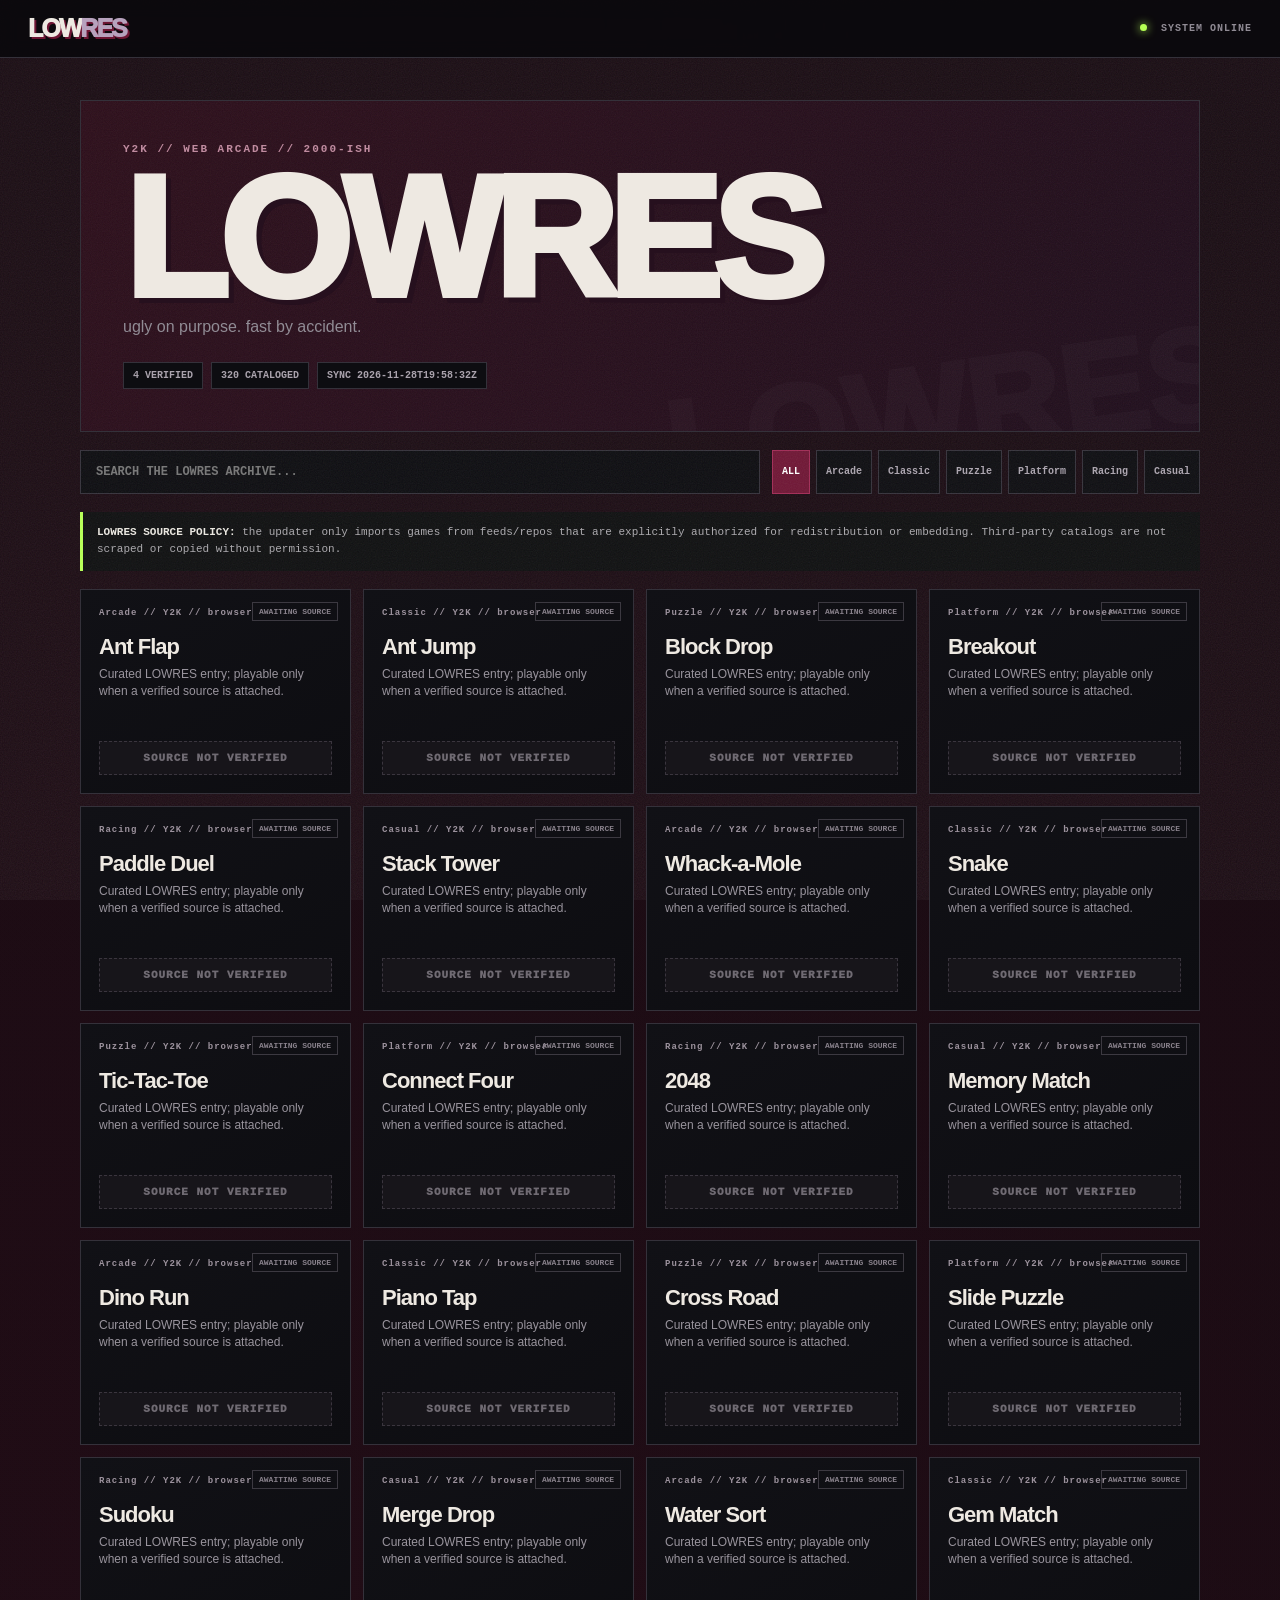
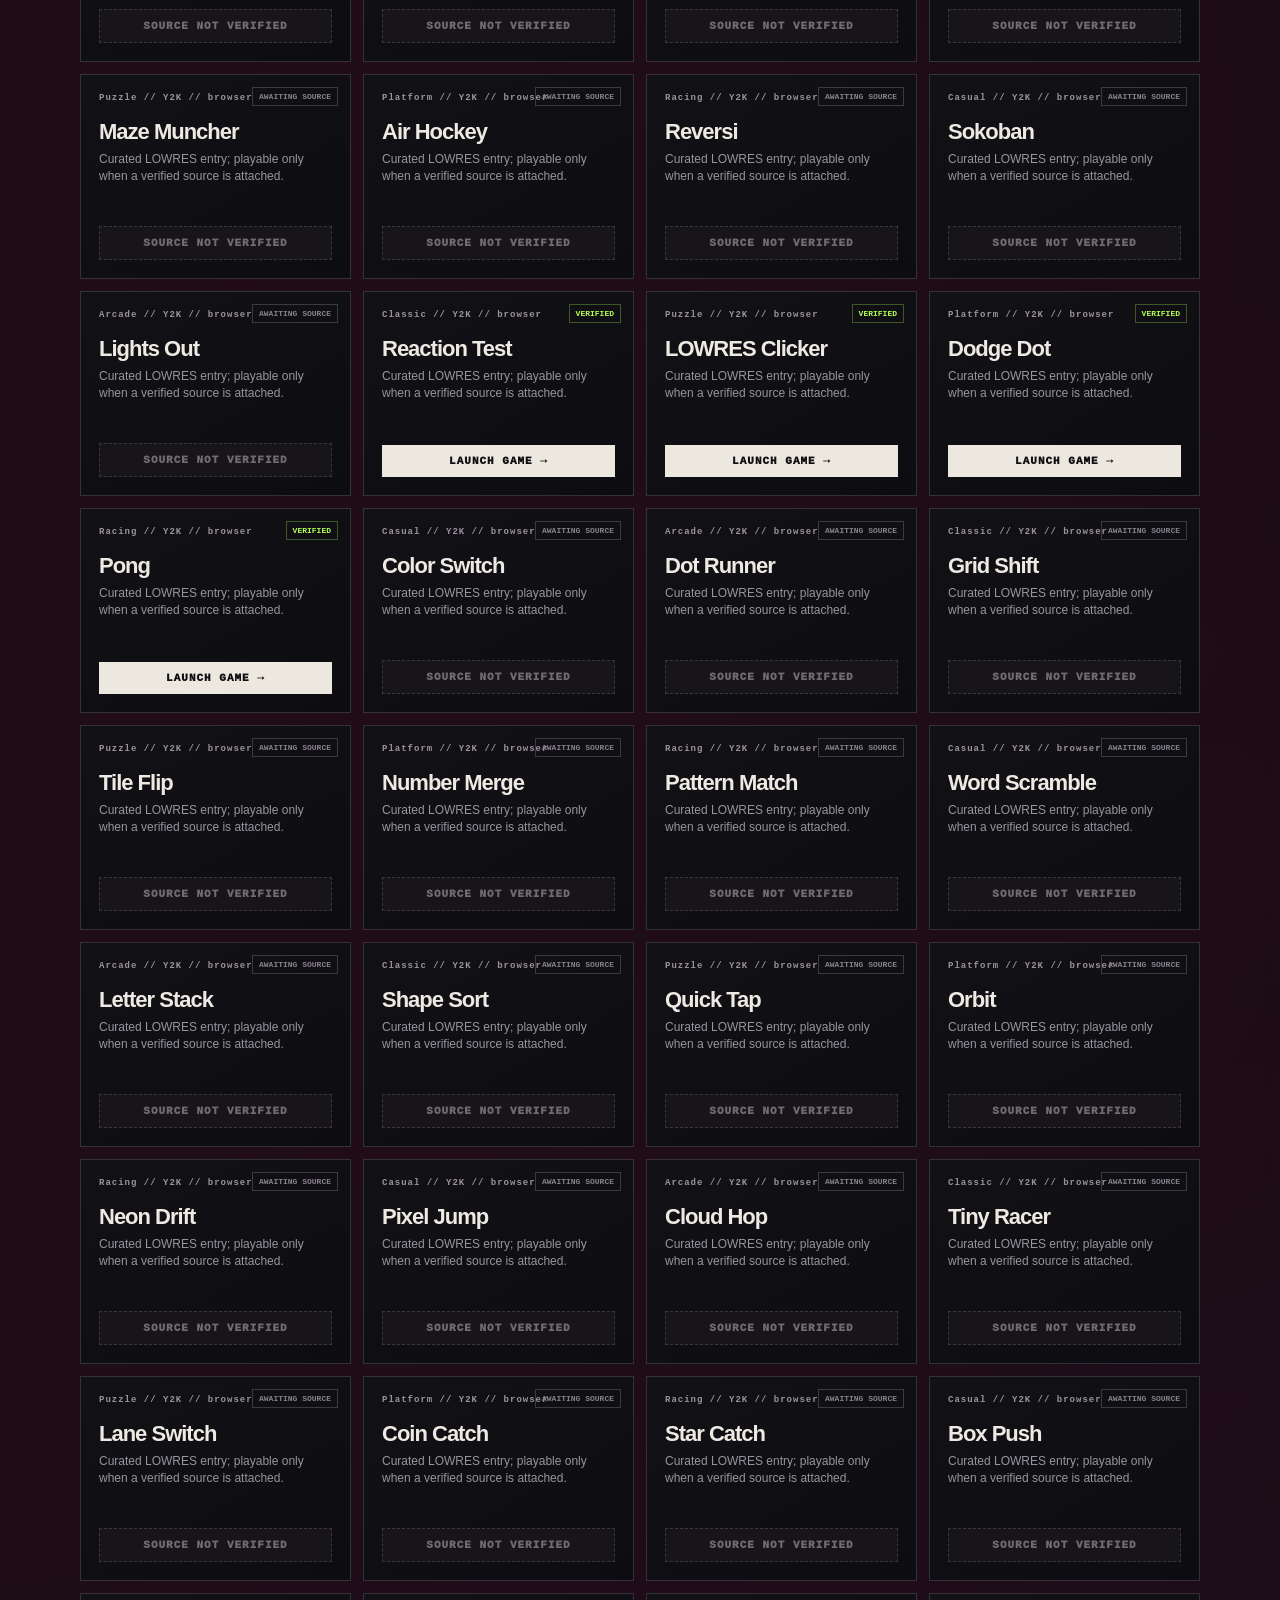
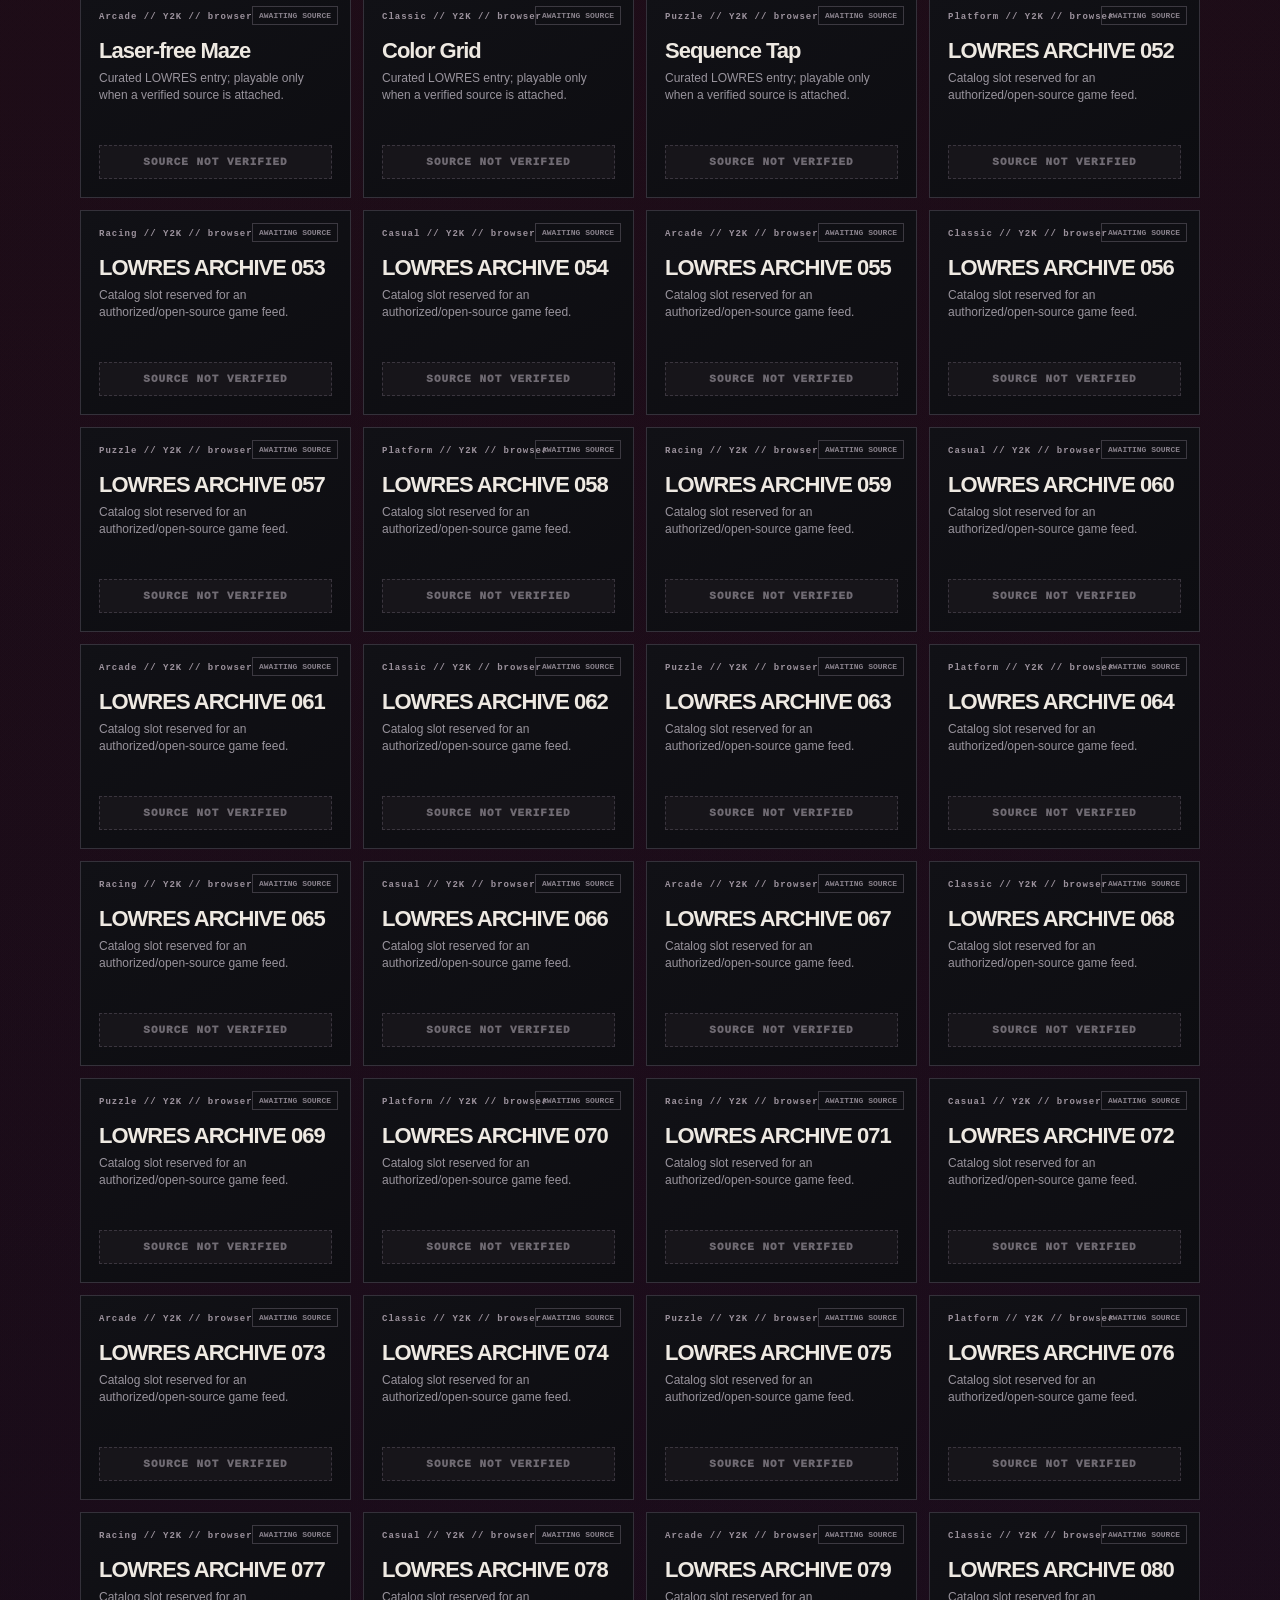
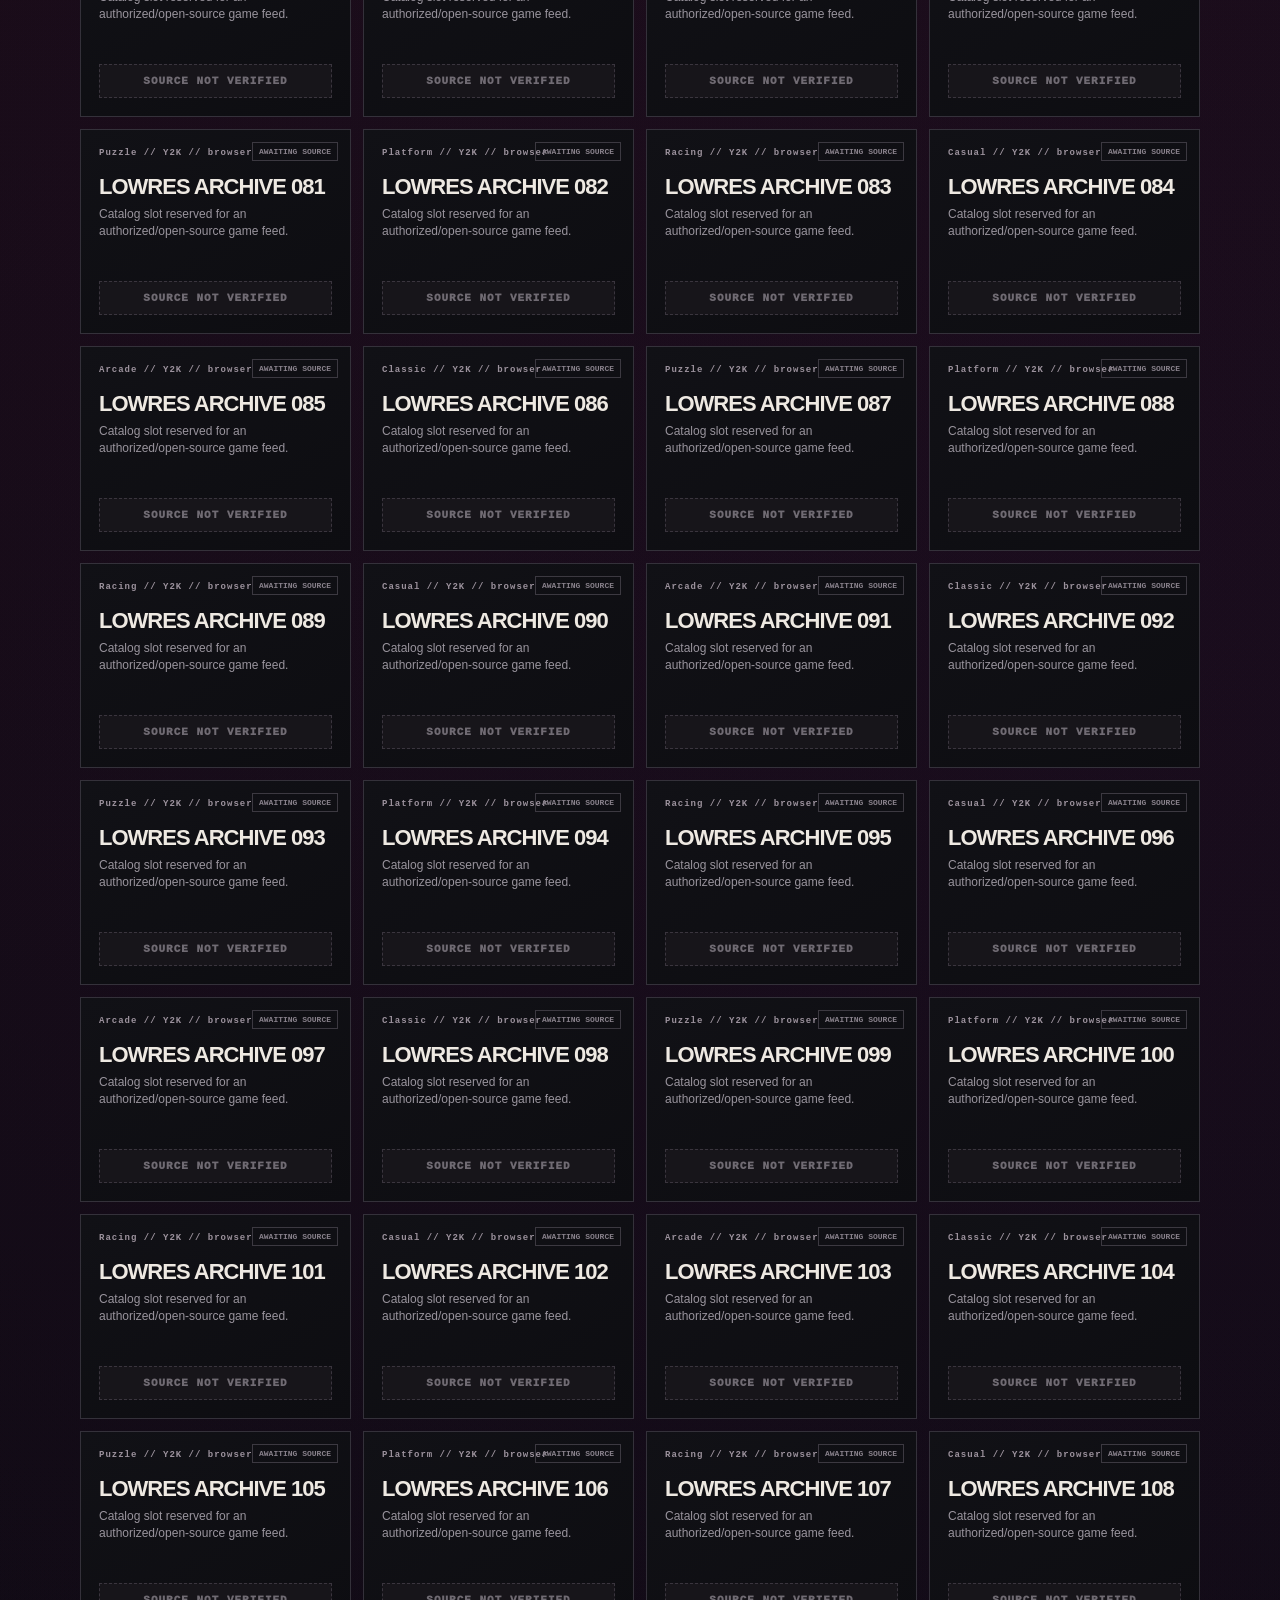
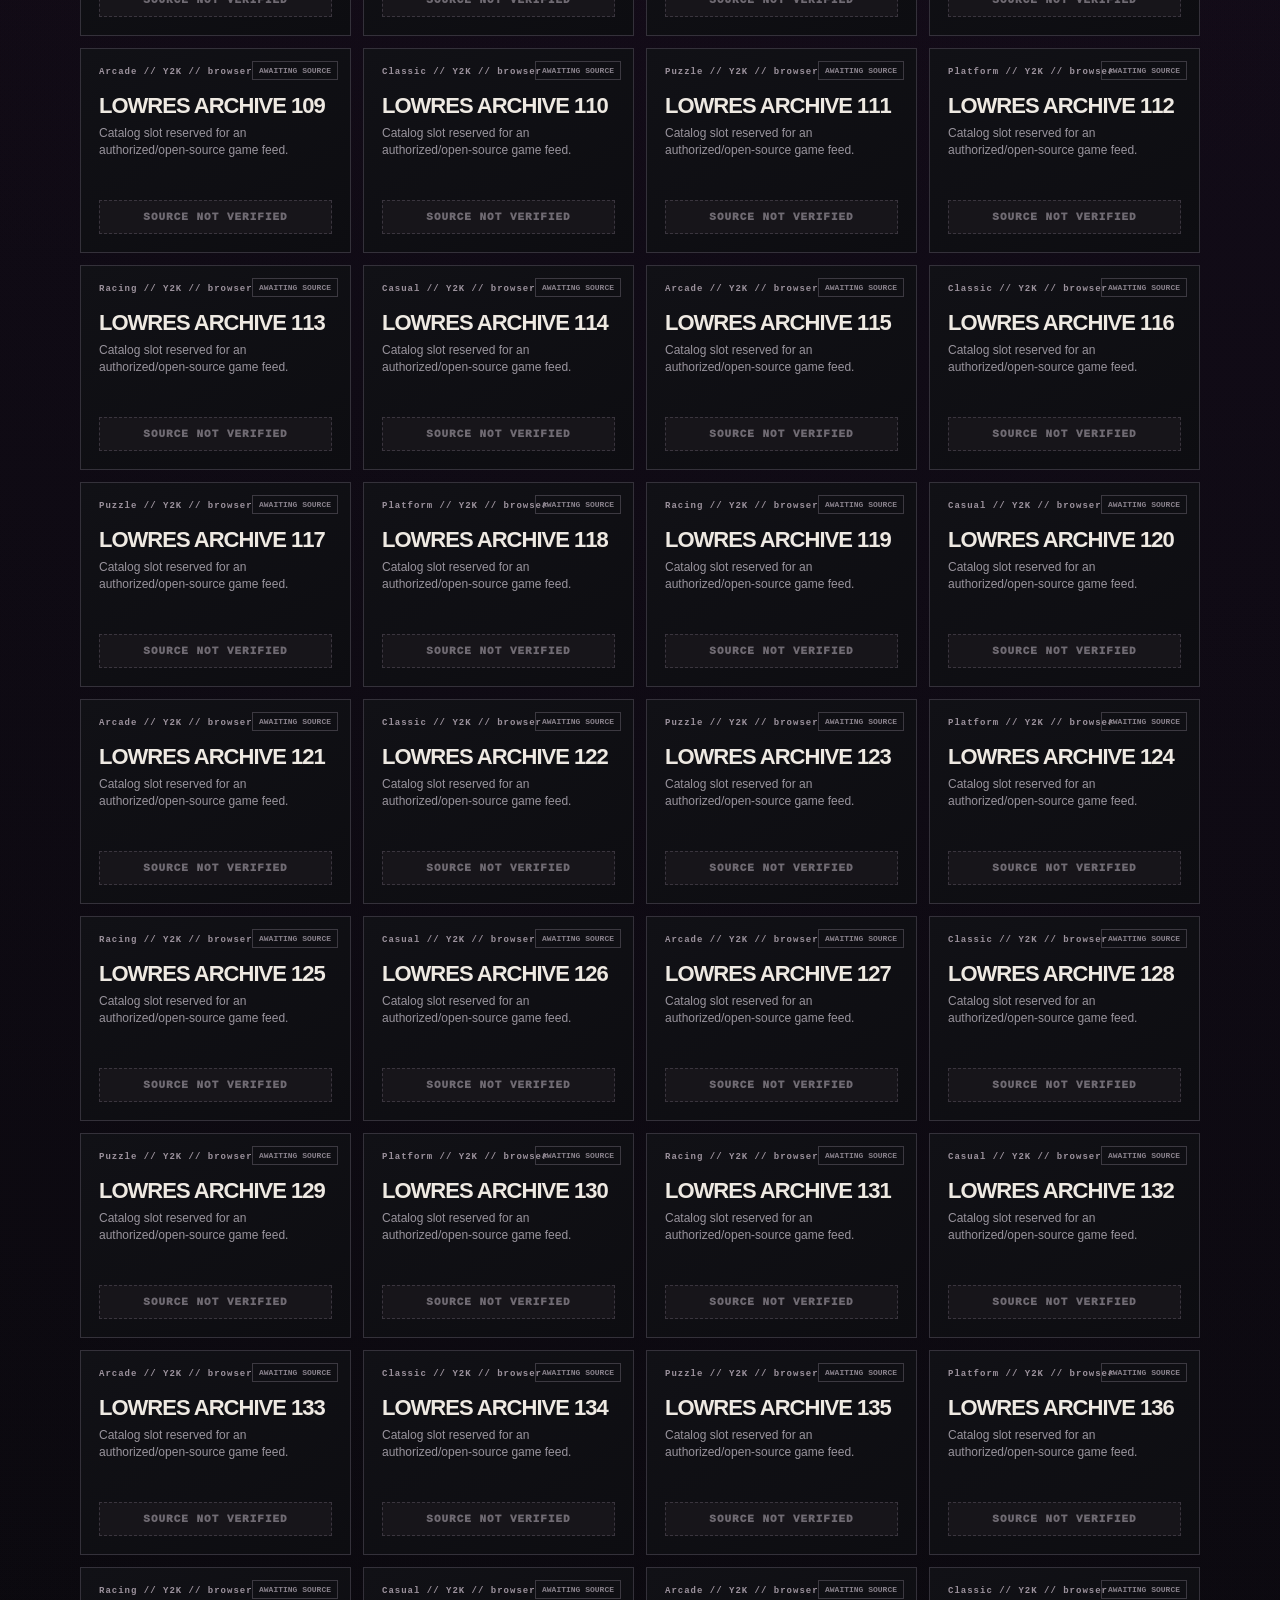
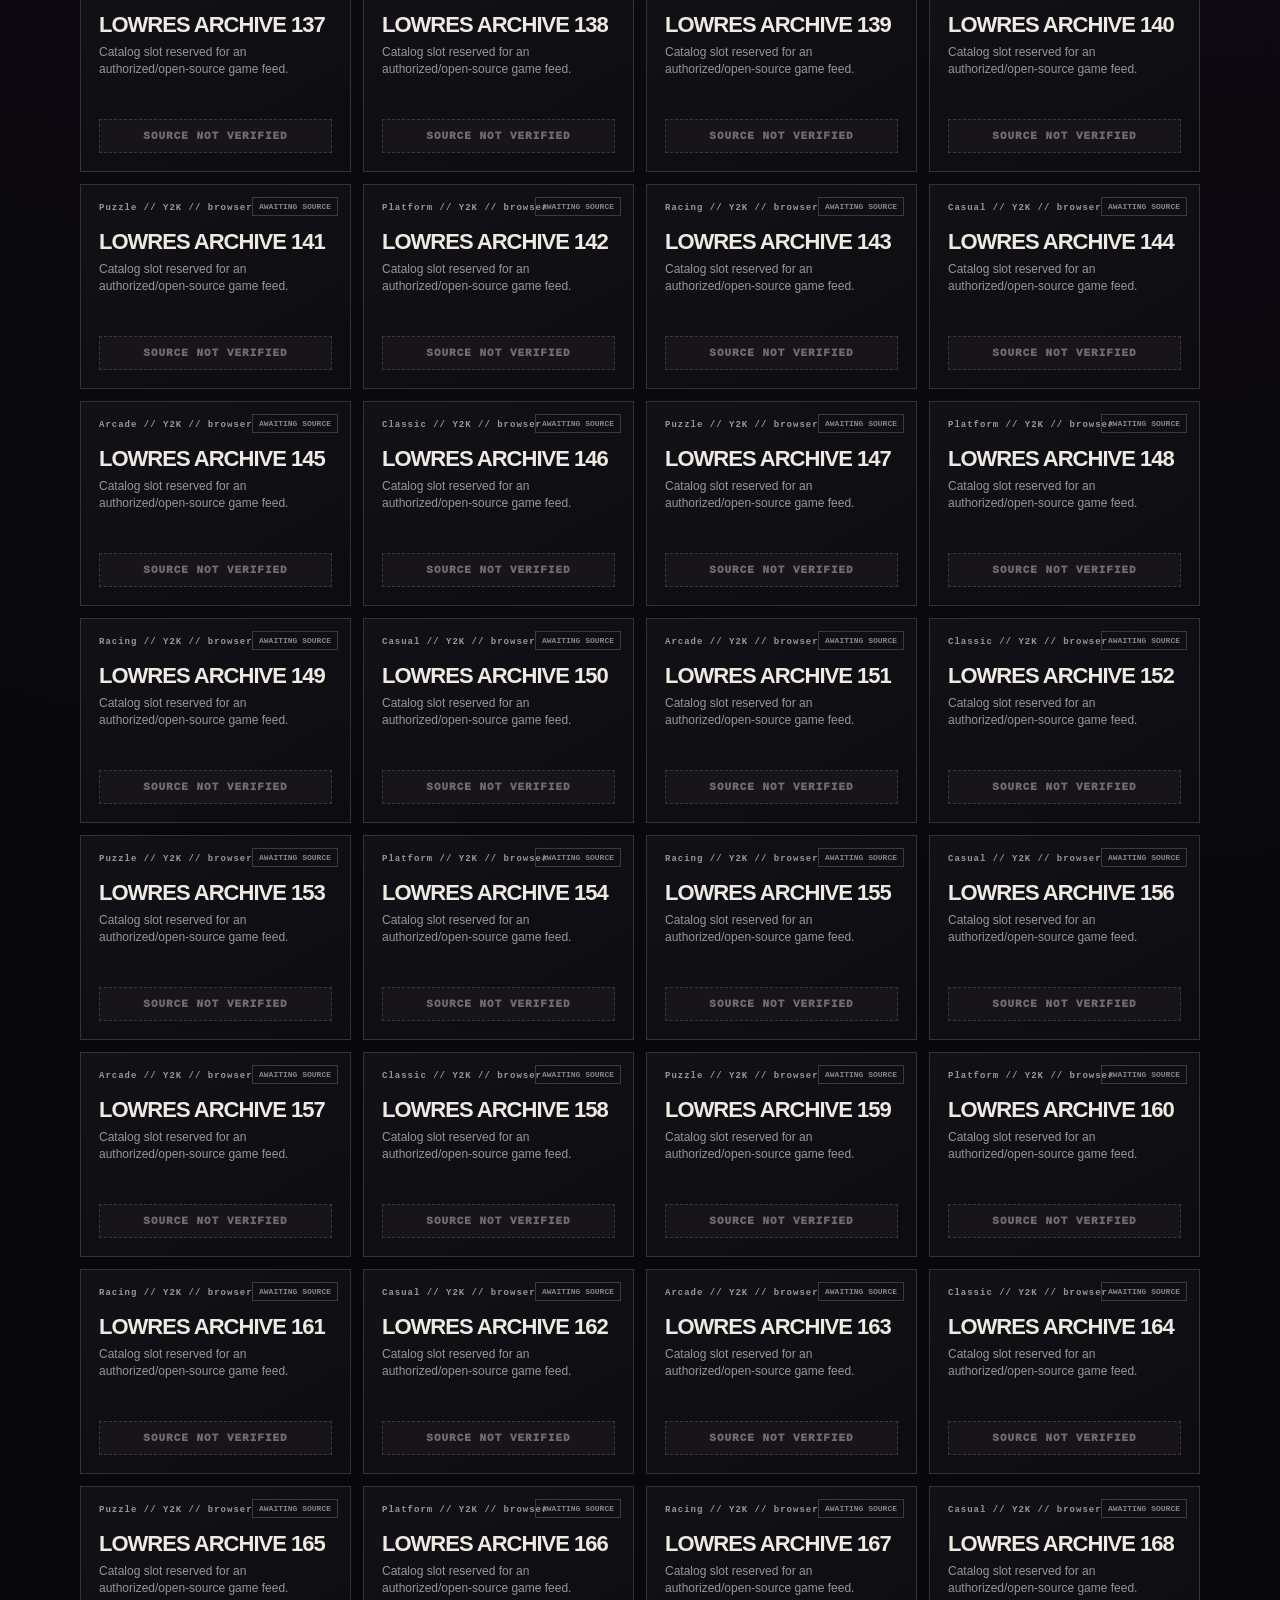
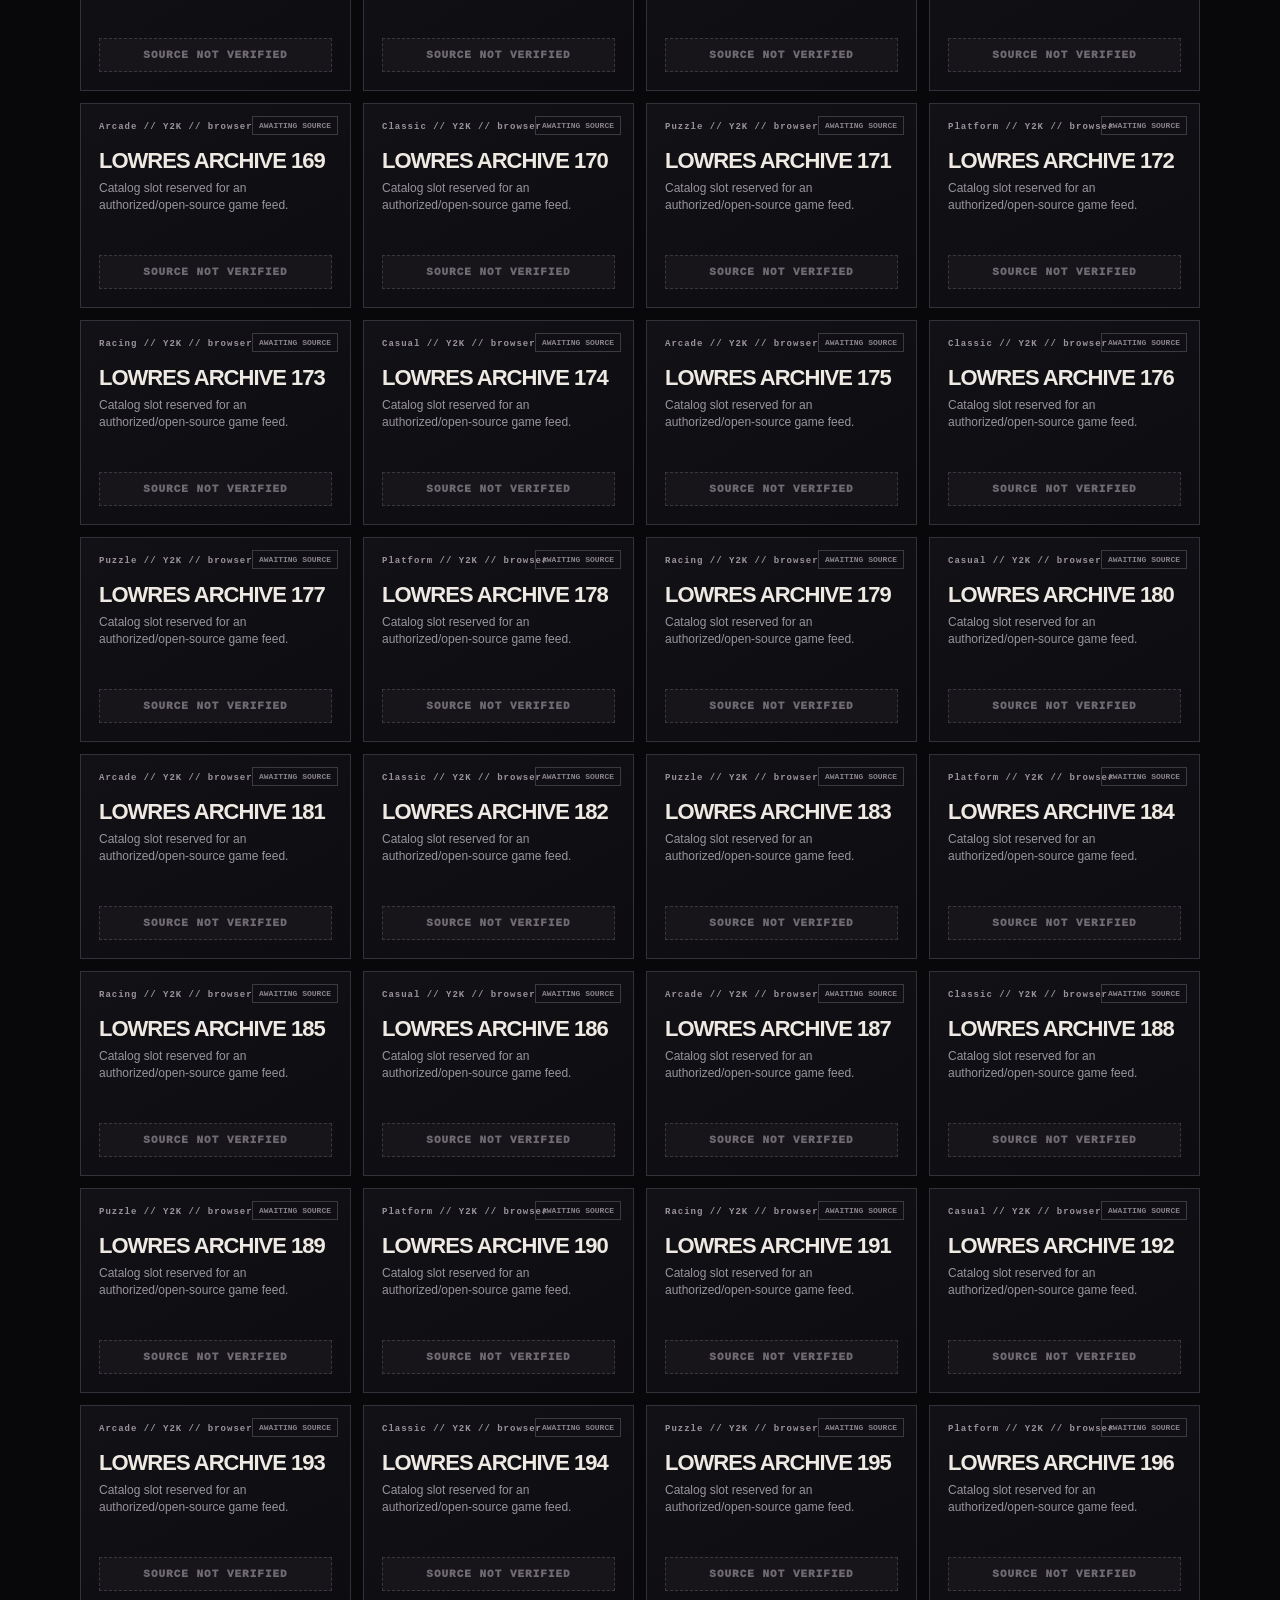
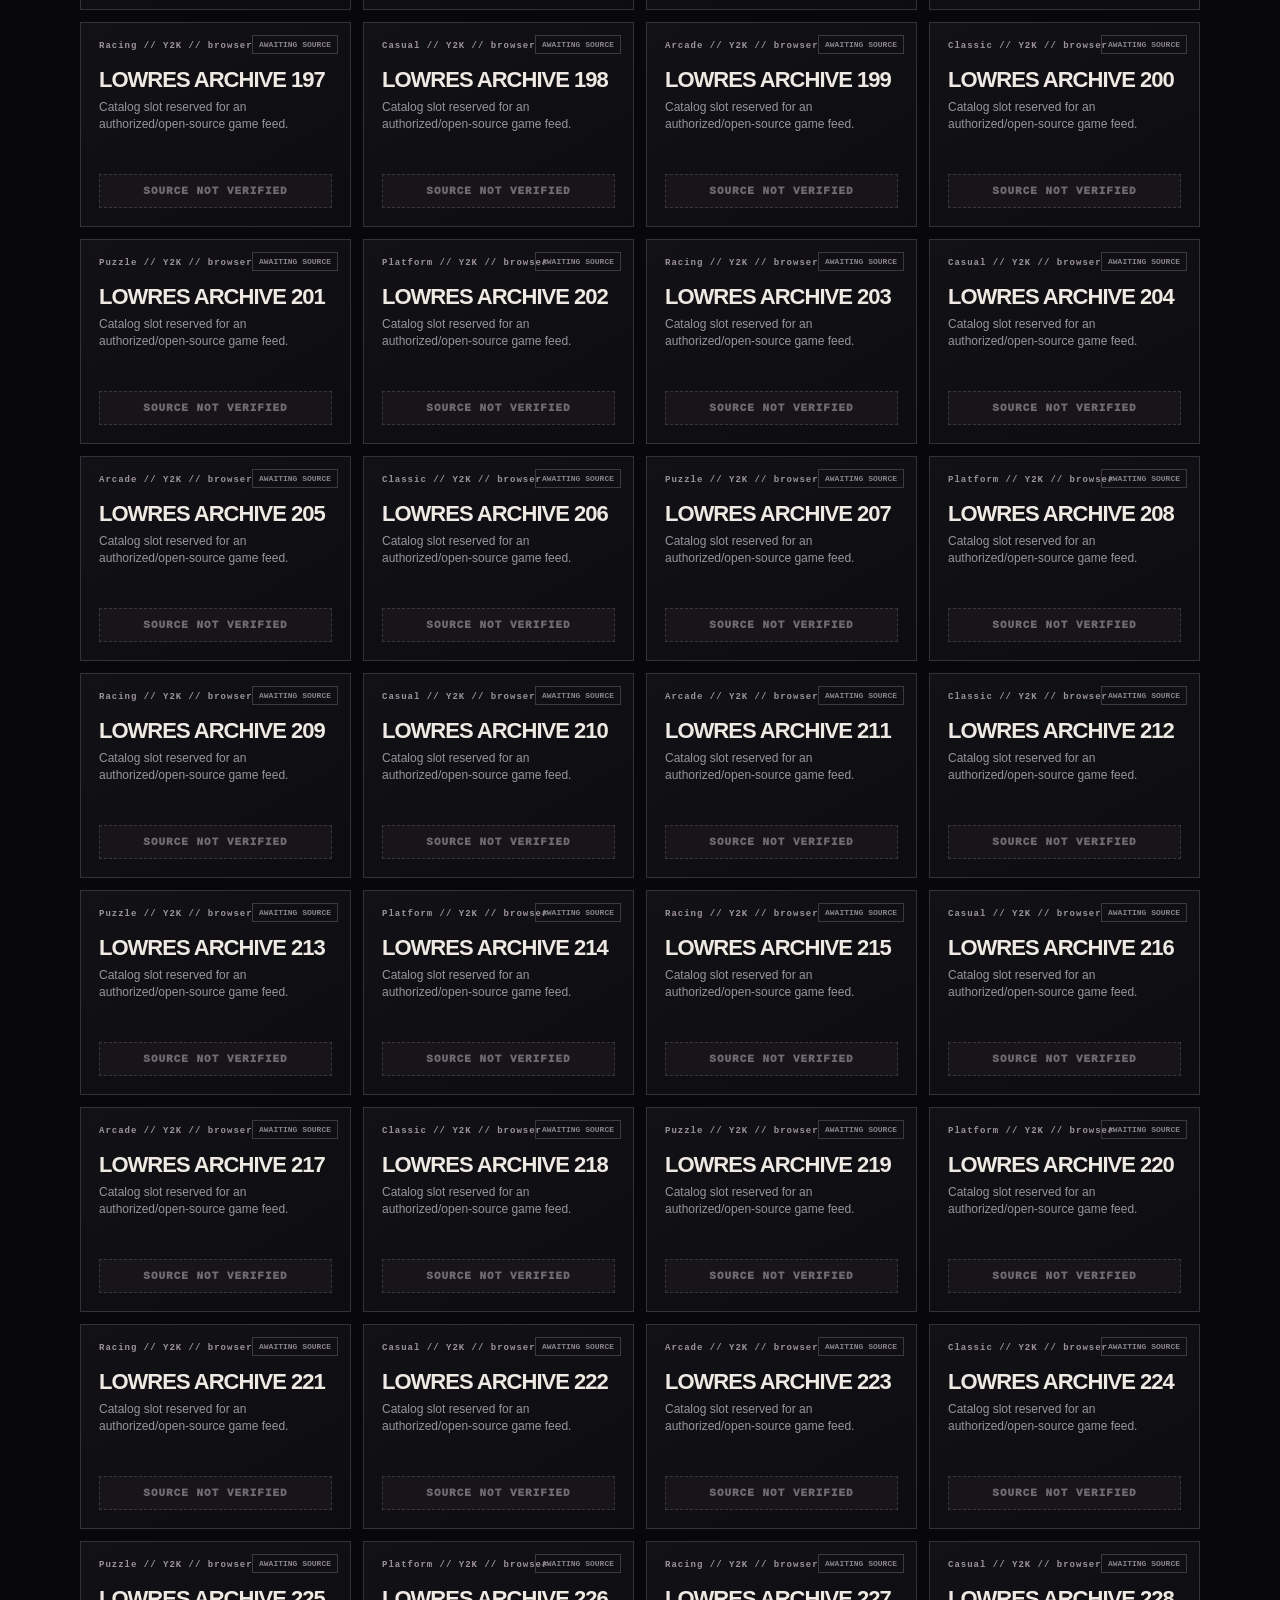
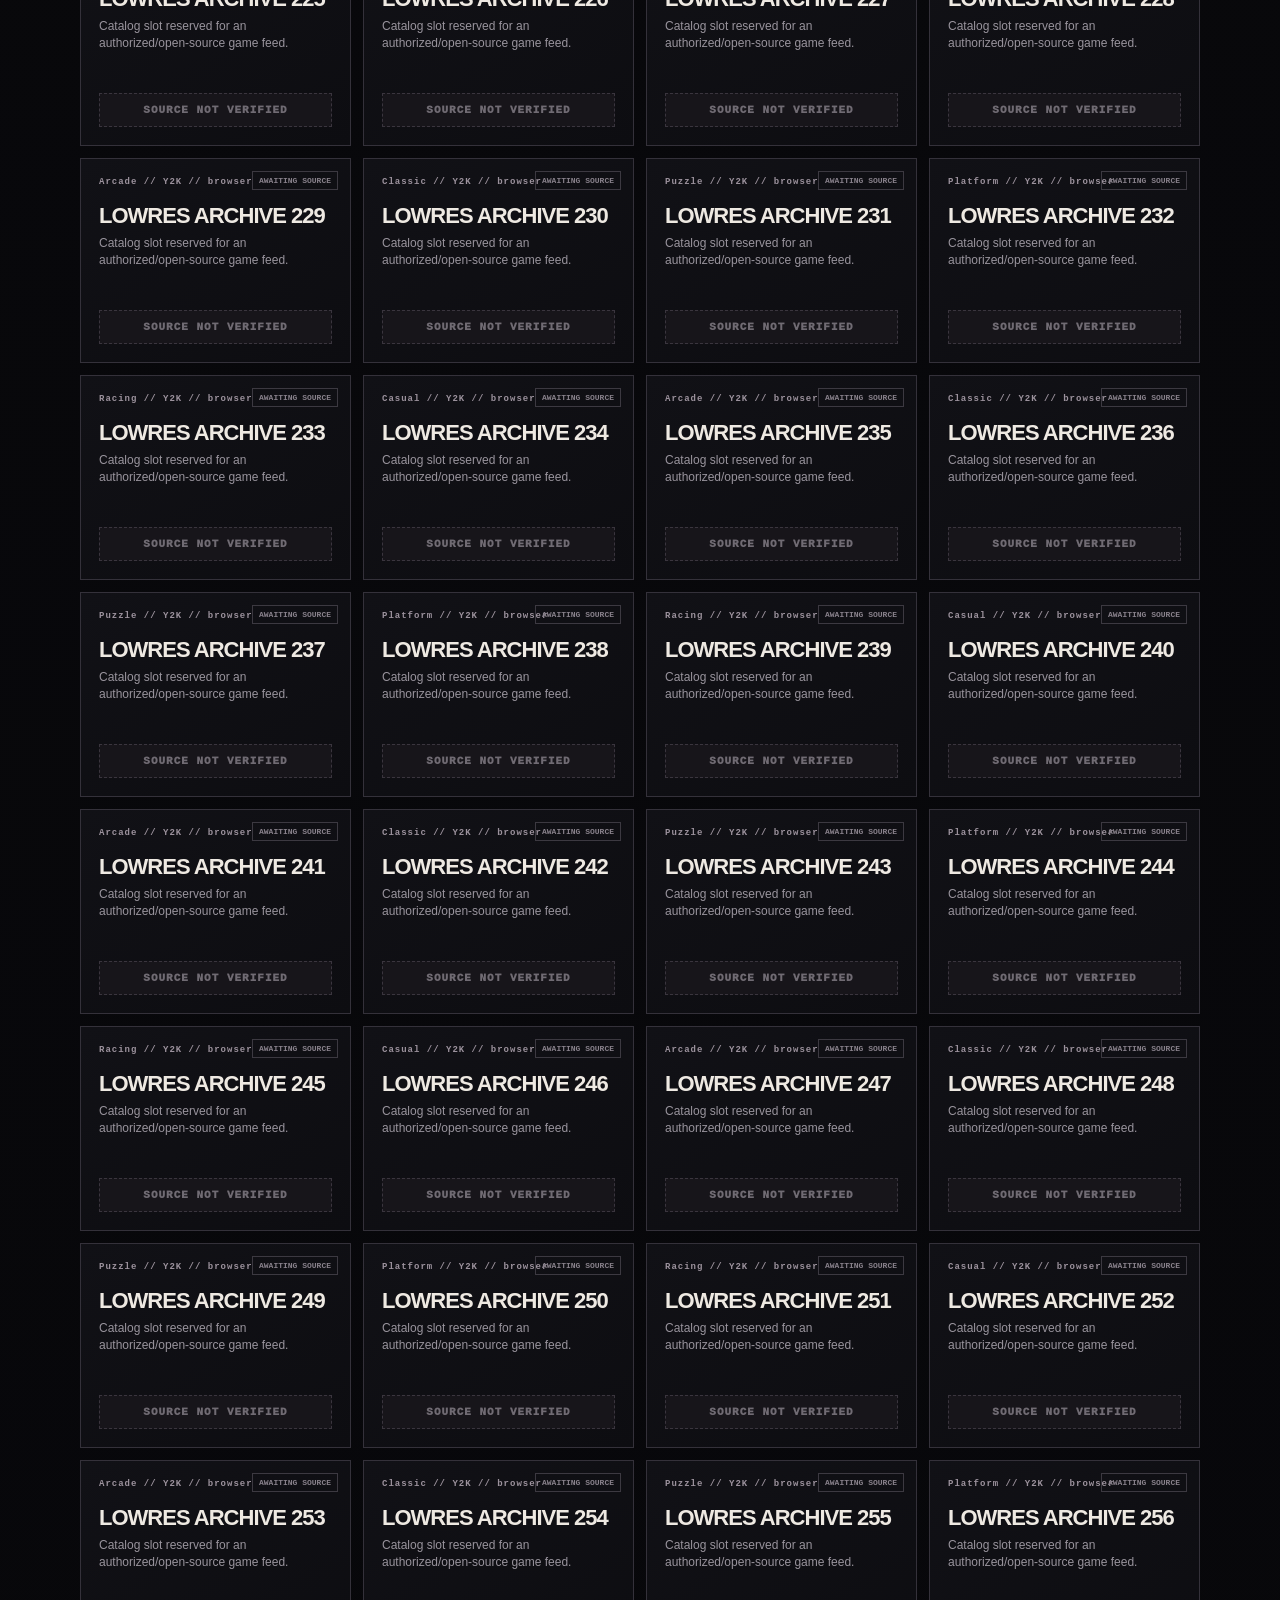
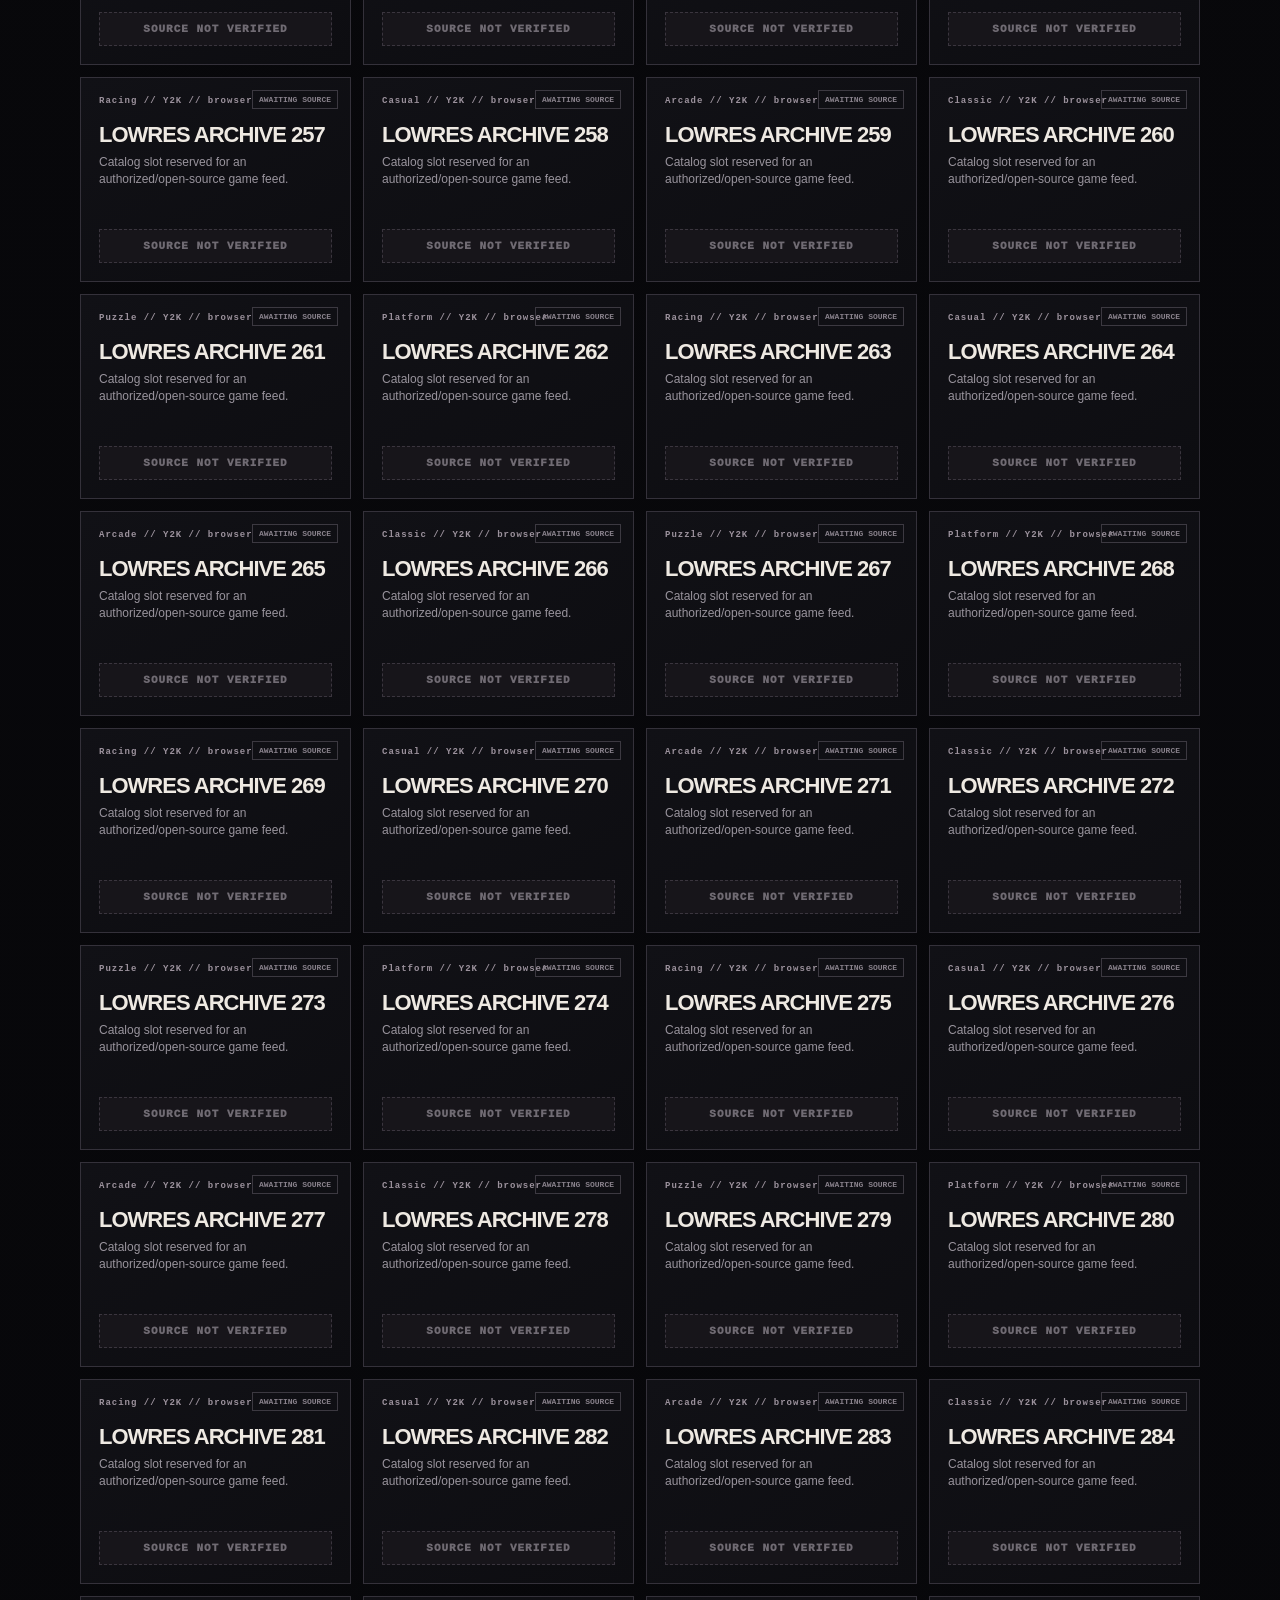
<file: index.html>
<!doctype html>
<html lang="en">
<head>
  <meta charset="utf-8">
  <meta name="viewport" content="width=device-width,initial-scale=1">
  <meta name="theme-color" content="#0b0b0e">
  <meta name="description" content="LOWRES — a grainy Y2K / grunge browser game hub.">
  <title>LOWRES // browser arcade</title>
  <link rel="stylesheet" href="style.css">
</head>
<body>
  <div class="scanlines"></div>
  <header class="topbar">
    <div class="logo">LOW<span>RES</span></div>
    <div class="status"><i></i> SYSTEM ONLINE</div>
  </header>

  <main>
    <section class="hero">
      <div class="kicker">Y2K // WEB ARCADE // 2000-ISH</div>
      <h1>LOWRES</h1>
      <p>ugly on purpose. fast by accident.</p>
      <div class="stats">
        <span id="verified">0 VERIFIED</span>
        <span id="catalog">0 CATALOGED</span>
        <span id="updated">SYNCING...</span>
      </div>
    </section>

    <section class="toolbar">
      <input id="search" type="search" placeholder="SEARCH THE LOWRES ARCHIVE..." autocomplete="off">
      <div id="filters" class="filters"></div>
    </section>

    <section class="notice">
      <b>LOWRES SOURCE POLICY:</b> the updater only imports games from feeds/repos that are explicitly authorized for redistribution or embedding. Third-party catalogs are not scraped or copied without permission.
    </section>

    <section id="grid" class="grid"></section>
    <div id="empty" class="empty hidden">NO RESULTS. TRY A DIFFERENT SEARCH.</div>
  </main>

  <footer>
    LOWRES © 2026 // built for the browser // <a href="https://github.com/ItzVoided1/LOWRES">SOURCE</a>
  </footer>
  <script src="app.js"></script>
</body>
</html>
</file>
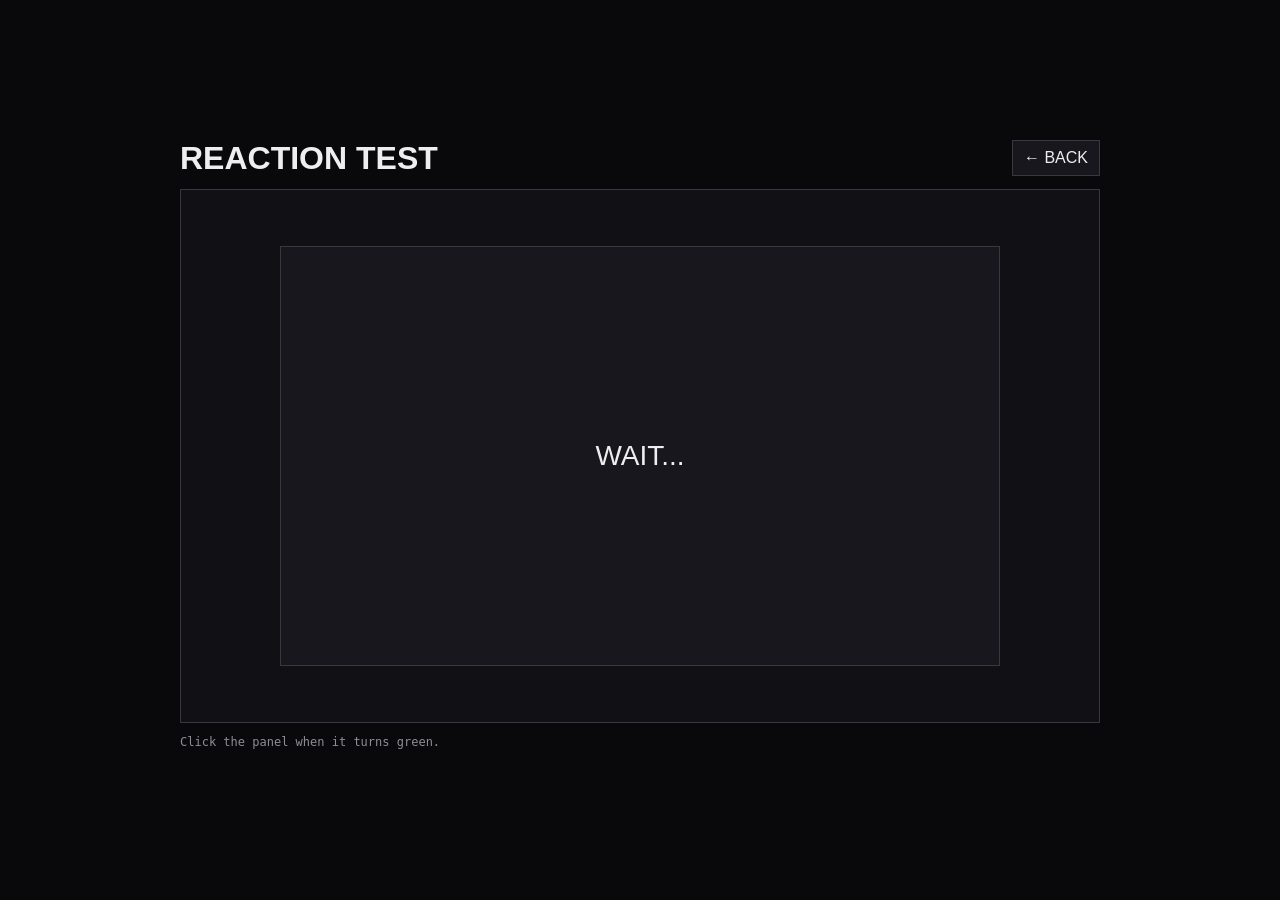
<file: play.html>
<!doctype html>
<html lang="en"><head><meta charset="utf-8"><meta name="viewport" content="width=device-width,initial-scale=1"><title>LOWRES GAME</title>
<style>body{margin:0;background:#09090c;color:#eee;font-family:Arial,sans-serif;display:grid;place-items:center;min-height:100vh}main{width:min(920px,94vw)}header{display:flex;justify-content:space-between;align-items:center;margin-bottom:12px}a,button{color:#eee;background:#17171d;border:1px solid #3b3740;padding:8px 11px;text-decoration:none;cursor:pointer}#game{border:1px solid #3b3740;background:#101015;min-height:500px;display:grid;place-items:center;padding:16px}canvas{max-width:100%;background:#050508;border:1px solid #2d2930}h1{margin:0}.hint{color:#918c95;font:12px monospace}</style></head>
<body><main><header><h1 id="title">LOWRES</h1><a href="index.html">← BACK</a></header><div id="game"></div><p id="hint" class="hint"></p></main>
<script>
const id=new URLSearchParams(location.search).get("id")||"reaction";
const games={
  reaction:{title:"REACTION TEST",hint:"Click the panel when it turns green.",run(){
    const box=document.createElement("button");box.style.cssText="width:min(720px,90vw);height:420px;font-size:28px";box.textContent="WAIT...";
    document.querySelector("#game").append(box);let armed=false,t=0;
    function arm(){armed=false;box.textContent="WAIT...";box.style.background="#17171d";setTimeout(()=>{armed=true;t=performance.now();box.textContent="CLICK!";box.style.background="#274d24"},700+Math.random()*2200)}
    box.onclick=()=>{if(!armed){box.textContent="TOO SOON — click to retry";box.style.background="#4d2424";return}box.textContent=Math.round(performance.now()-t)+" ms — CLICK TO RETRY";box.style.background="#17171d";armed=false;setTimeout(arm,600)};arm();
  }},
  clicker:{title:"LOWRES CLICKER",hint:"Click. Watch the number go up. That's it.",run(){let n=0;const b=document.createElement("button");b.style.cssText="width:400px;height:400px;font-size:42px";b.textContent="0";b.onclick=()=>b.textContent=++n;document.querySelector("#game").append(b)}},
  dodger:{title:"DODGE DOT",hint:"Move with A/D or ←/→. Survive as long as you can.",run(){
    const c=document.createElement("canvas");c.width=700;c.height=440;document.querySelector("#game").append(c);const x=c.getContext("2d"),keys={};let p=350,y=390,b=[];
    addEventListener("keydown",e=>keys[e.key.toLowerCase()]=1);addEventListener("keyup",e=>keys[e.key.toLowerCase()]=0);
    function loop(){x.clearRect(0,0,700,440);if(keys.a||keys.arrowleft)p-=5;if(keys.d||keys.arrowright)p+=5;p=Math.max(12,Math.min(688,p));if(Math.random()<.035)b.push({x:Math.random()*690+5,y:-10,s:2+Math.random()*4});b.forEach(o=>o.y+=o.s);b=b.filter(o=>o.y<460);x.fillStyle="#b5ff54";x.fillRect(p-14,y-14,28,28);x.fillStyle="#8d294d";b.forEach(o=>x.fillRect(o.x-7,o.y-7,14,14));requestAnimationFrame(loop)}loop();
  }},
  pong:{title:"PONG",hint:"W/S or ↑/↓ to move your paddle.",run(){
    const c=document.createElement("canvas");c.width=760;c.height=430;document.querySelector("#game").append(c);const x=c.getContext("2d"),k={};let py=180,ay=180,bx=380,by=215,vx=4,vy=3;
    addEventListener("keydown",e=>k[e.key.toLowerCase()]=1);addEventListener("keyup",e=>k[e.key.toLowerCase()]=0);
    function loop(){py+=(k.w||k.arrowup?-5:0)+(k.s||k.arrowdown?5:0);py=Math.max(0,Math.min(350,py));ay+=((by-50)-ay)*.07;bx+=vx;by+=vy;if(by<7||by>423)vy*=-1;if(bx<35&&by>py&&by<py+80){vx=Math.abs(vx);vx+=.05}else if(bx>725&&by>ay&&by<ay+80)vx=-Math.abs(vx);if(bx<0||bx>760){bx=380;by=215;vx=4*(Math.random()>.5?1:-1)}x.fillStyle="#08080b";x.fillRect(0,0,760,430);x.strokeStyle="#34313a";x.setLineDash([8,10]);x.beginPath();x.moveTo(380,0);x.lineTo(380,430);x.stroke();x.setLineDash([]);x.fillStyle="#eee";x.fillRect(20,py,12,80);x.fillRect(728,ay,12,80);x.fillRect(bx-7,by-7,14,14);requestAnimationFrame(loop)}loop();
  }}
};
document.querySelector("#title").textContent=games[id]?.title||"LOWRES MINI GAME";document.querySelector("#hint").textContent=games[id]?.hint||"Have fun."; (games[id]||games.reaction).run();
</script></body></html>
</file>
<file: style.css>
:root{
  --bg:#08080b;--panel:#111116;--panel2:#17171d;--ink:#eee9e2;--muted:#918c95;
  --wine:#6e1634;--purple:#3c164f;--line:#34313a;--acid:#b5ff54;
}
*{box-sizing:border-box}
html{background:var(--bg)}
body{margin:0;background:
 radial-gradient(circle at 20% 10%,rgba(110,22,52,.24),transparent 30%),
 radial-gradient(circle at 85% 30%,rgba(60,22,79,.24),transparent 28%),
 linear-gradient(180deg,#0a0a0d,#07070a);color:var(--ink);font-family:Arial,Helvetica,sans-serif;min-height:100vh}
body:before{content:"";position:fixed;inset:0;pointer-events:none;opacity:.09;background-image:url("data:image/svg+xml,%3Csvg xmlns='http://www.w3.org/2000/svg' width='140' height='140' viewBox='0 0 140 140'%3E%3Cfilter id='n'%3E%3CfeTurbulence type='fractalNoise' baseFrequency='.85' numOctaves='2' stitchTiles='stitch'/%3E%3C/filter%3E%3Crect width='100%25' height='100%25' filter='url(%23n)'/%3E%3C/svg%3E");mix-blend-mode:screen}
.scanlines{position:fixed;inset:0;pointer-events:none;z-index:20;background:repeating-linear-gradient(0deg,transparent 0 3px,rgba(255,255,255,.018) 4px);opacity:.55}
.topbar{height:58px;border-bottom:1px solid var(--line);display:flex;align-items:center;justify-content:space-between;padding:0 28px;background:rgba(8,8,11,.82);position:sticky;top:0;z-index:10;backdrop-filter:blur(8px)}
.logo{font-weight:1000;letter-spacing:-2px;font-size:25px;text-shadow:2px 2px 0 var(--wine)}
.logo span{color:#b7a2bd}
.status{font:700 10px monospace;color:var(--muted);letter-spacing:1px}.status i{display:inline-block;width:7px;height:7px;border-radius:50%;background:var(--acid);margin-right:7px;box-shadow:0 0 10px var(--acid)}
main{width:min(1120px,calc(100% - 32px));margin:auto;padding:42px 0 70px}
.hero{border:1px solid var(--line);background:linear-gradient(135deg,rgba(110,22,52,.22),rgba(60,22,79,.14));padding:42px;position:relative;overflow:hidden}
.hero:after{content:"LOWRES";position:absolute;right:-35px;bottom:-55px;font-size:130px;font-weight:1000;color:rgba(255,255,255,.025);transform:rotate(-8deg)}
.kicker{font:700 11px monospace;color:#c08ca0;letter-spacing:2px}
h1{font-size:clamp(70px,15vw,170px);line-height:.78;margin:18px 0 12px;letter-spacing:-9px;font-weight:1000;text-shadow:5px 5px 0 #26101e}
.hero p{font-size:16px;color:var(--muted);margin:0 0 26px}.stats{display:flex;gap:8px;flex-wrap:wrap}.stats span,.chip{font:700 10px monospace;border:1px solid var(--line);padding:7px 9px;background:#0d0d11;color:#aaa3ad}
.toolbar{display:grid;grid-template-columns:minmax(220px,1fr) auto;gap:12px;margin:18px 0}
input{width:100%;background:#0c0c10;color:var(--ink);border:1px solid var(--line);padding:14px 15px;font:700 12px monospace;outline:none}input:focus{border-color:#7b3a5a;box-shadow:0 0 0 2px rgba(110,22,52,.18)}
.filters{display:flex;gap:6px;flex-wrap:wrap;justify-content:flex-end}.chip{cursor:pointer}.chip.active{background:var(--wine);color:#fff;border-color:#a02b55}
.notice{border-left:3px solid var(--acid);background:#0e0f10;padding:12px 14px;color:#aaa8ac;font:11px/1.6 monospace;margin-bottom:18px}.notice b{color:#e9e6df}
.grid{display:grid;grid-template-columns:repeat(auto-fill,minmax(220px,1fr));gap:12px}
.card{min-height:205px;border:1px solid var(--line);background:linear-gradient(150deg,var(--panel),#0d0d11);padding:18px;display:flex;flex-direction:column;justify-content:space-between;position:relative;transition:.16s;overflow:hidden}
.card:hover{transform:translateY(-3px);border-color:#765064;background:linear-gradient(150deg,#17141a,#0e0d12)}
.card .tag{font:700 9px monospace;color:#9c929d;letter-spacing:1px}.card h2{font-size:22px;line-height:1;margin:18px 0 8px;letter-spacing:-1px}.card p{font-size:12px;color:#99949d;line-height:1.45;margin:0}.play{display:inline-flex;align-items:center;justify-content:center;margin-top:16px;padding:10px;background:#ece7df;color:#101014;text-decoration:none;font:1000 11px monospace;letter-spacing:1px}.play:hover{background:var(--acid)}.locked{background:#17151a;color:#706b73;cursor:not-allowed;border:1px dashed #3a353e}.locked:hover{background:#17151a}
.badge{position:absolute;right:12px;top:12px;font:700 8px monospace;padding:4px 6px;border:1px solid #3c3941;color:#88818b}.verified-badge{color:var(--acid);border-color:#3d5727}
.empty{padding:55px;text-align:center;color:#716b74;border:1px dashed var(--line);font:12px monospace}.hidden{display:none!important}
footer{border-top:1px solid var(--line);padding:22px;text-align:center;color:#5f5a62;font:10px monospace}footer a{color:#a99fa9}
@media(max-width:760px){.topbar{padding:0 15px}.status{display:none}.hero{padding:28px 20px}.toolbar{grid-template-columns:1fr}.filters{justify-content:flex-start}main{width:min(100% - 20px,1120px)}}
</file>
